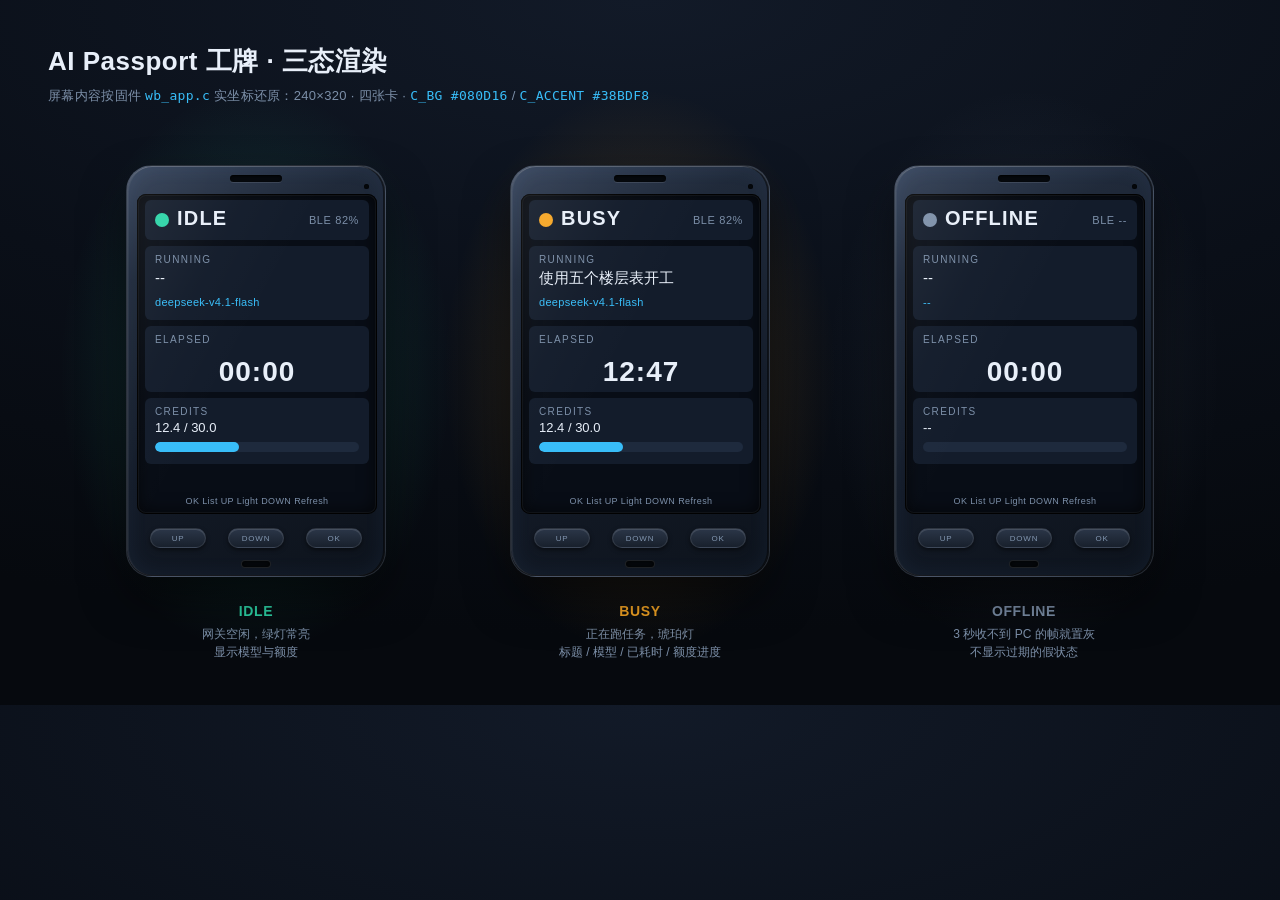
<file: docs/render/badges.html>
<!DOCTYPE html>
<html lang="zh-CN">
<head>
<meta charset="utf-8">
<link rel="stylesheet" href="render.css">
<style>
  .badge-col { --glow: rgba(56,189,248,.2); }
</style>
</head>
<body>
<div class="stage">

  <div class="title">AI Passport 工牌 · 三态渲染</div>
  <div class="sub">屏幕内容按固件 <code>wb_app.c</code> 实坐标还原：240×320 · 四张卡 · <code>C_BG #080D16</code> / <code>C_ACCENT #38BDF8</code></div>

  <div class="badge-wrap" style="margin-top:34px;">

    <!-- ---------------- IDLE ---------------- -->
    <div class="badge-col">
      <div class="halo s-idle">
        <div class="body-device">
          <div class="shell-gloss"></div>
          <div class="lanyard"></div>
          <div class="mic"></div>
          <div class="screen">
            <div class="hdr">
              <div class="dot"></div>
              <div class="st">IDLE</div>
              <div class="link">BLE 82%</div>
            </div>
            <div class="card" style="top:52px;height:74px;">
              <div class="tag">RUNNING</div>
              <div class="task">--</div>
              <div class="model">deepseek-v4.1-flash</div>
            </div>
            <div class="card" style="top:132px;height:66px;">
              <div class="tag">ELAPSED</div>
              <div class="clock">00:00</div>
            </div>
            <div class="card" style="top:204px;height:66px;">
              <div class="tag">CREDITS</div>
              <div class="cred">12.4 / 30.0</div>
              <div class="bar"><i style="width:41%"></i></div>
            </div>
            <div class="hint">OK List    UP Light    DOWN Refresh</div>
          </div>
          <div class="keys"><div class="key">UP</div><div class="key">DOWN</div><div class="key">OK</div></div>
          <div class="usbc"></div>
        </div>
      </div>
      <div class="cap">
        <b class="idle">IDLE</b>
        <span>网关空闲，绿灯常亮<br>显示模型与额度</span>
      </div>
    </div>

    <!-- ---------------- BUSY ---------------- -->
    <div class="badge-col">
      <div class="halo s-busy">
        <div class="body-device">
          <div class="shell-gloss"></div>
          <div class="lanyard"></div>
          <div class="mic"></div>
          <div class="screen">
            <div class="hdr">
              <div class="dot"></div>
              <div class="st">BUSY</div>
              <div class="link">BLE 82%</div>
            </div>
            <div class="card" style="top:52px;height:74px;">
              <div class="tag">RUNNING</div>
              <div class="task">使用五个楼层表开工</div>
              <div class="model">deepseek-v4.1-flash</div>
            </div>
            <div class="card" style="top:132px;height:66px;">
              <div class="tag">ELAPSED</div>
              <div class="clock">12:47</div>
            </div>
            <div class="card" style="top:204px;height:66px;">
              <div class="tag">CREDITS</div>
              <div class="cred">12.4 / 30.0</div>
              <div class="bar"><i style="width:41%"></i></div>
            </div>
            <div class="hint">OK List    UP Light    DOWN Refresh</div>
          </div>
          <div class="keys"><div class="key">UP</div><div class="key">DOWN</div><div class="key">OK</div></div>
          <div class="usbc"></div>
        </div>
      </div>
      <div class="cap">
        <b class="busy">BUSY</b>
        <span>正在跑任务，琥珀灯<br>标题 / 模型 / 已耗时 / 额度进度</span>
      </div>
    </div>

    <!-- ---------------- OFFLINE ---------------- -->
    <div class="badge-col">
      <div class="halo s-offline">
        <div class="body-device">
          <div class="shell-gloss"></div>
          <div class="lanyard"></div>
          <div class="mic"></div>
          <div class="screen">
            <div class="hdr">
              <div class="dot"></div>
              <div class="st">OFFLINE</div>
              <div class="link">BLE --</div>
            </div>
            <div class="card" style="top:52px;height:74px;">
              <div class="tag">RUNNING</div>
              <div class="task">--</div>
              <div class="model">--</div>
            </div>
            <div class="card" style="top:132px;height:66px;">
              <div class="tag">ELAPSED</div>
              <div class="clock">00:00</div>
            </div>
            <div class="card" style="top:204px;height:66px;">
              <div class="tag">CREDITS</div>
              <div class="cred">--</div>
              <div class="bar"><i style="width:0%"></i></div>
            </div>
            <div class="hint">OK List    UP Light    DOWN Refresh</div>
          </div>
          <div class="keys"><div class="key">UP</div><div class="key">DOWN</div><div class="key">OK</div></div>
          <div class="usbc"></div>
        </div>
      </div>
      <div class="cap">
        <b class="offline">OFFLINE</b>
        <span>3 秒收不到 PC 的帧就置灰<br>不显示过期的假状态</span>
      </div>
    </div>

  </div>
</div>
</body>
</html>
</file>
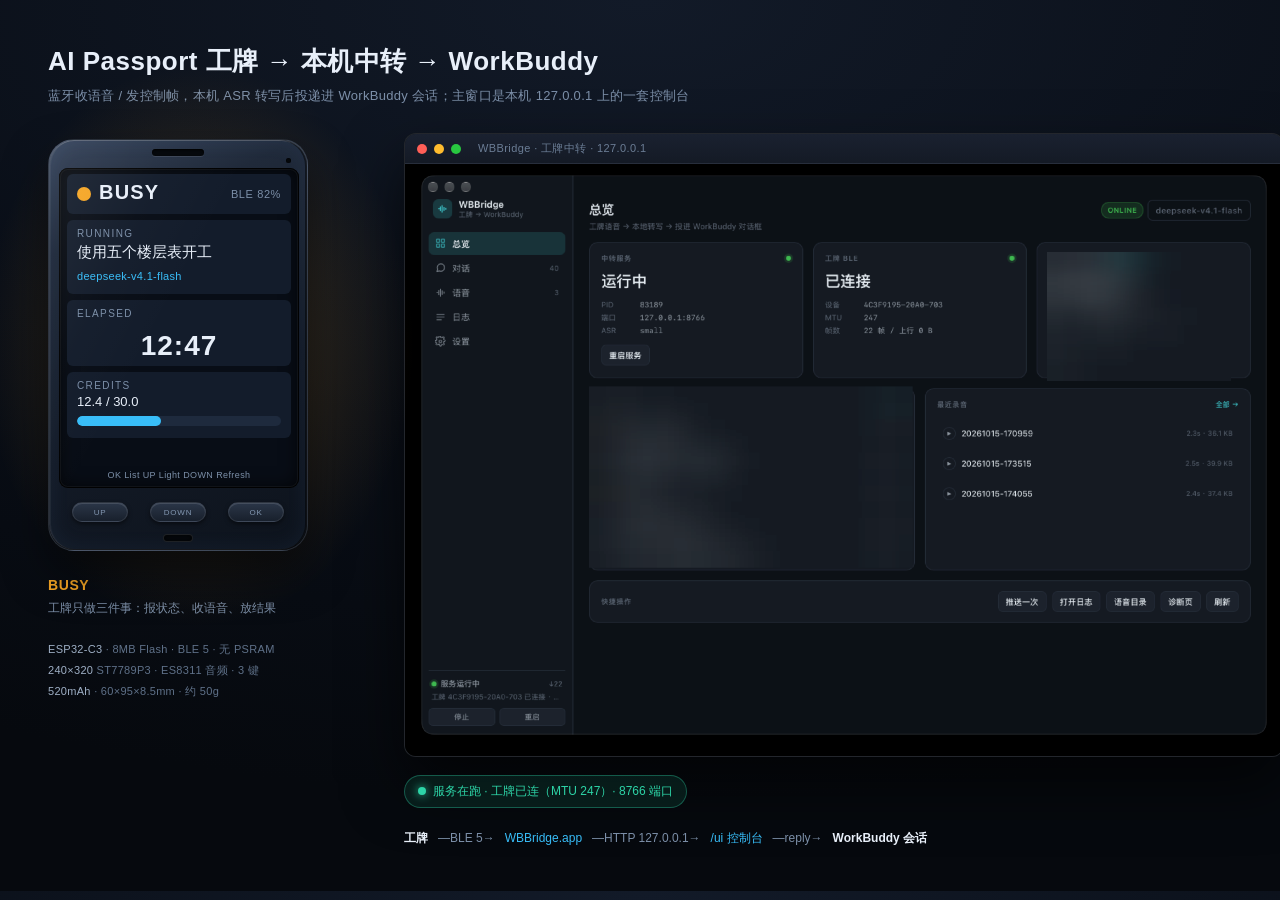
<file: docs/render/hero.html>
<!DOCTYPE html>
<html lang="zh-CN">
<head>
<meta charset="utf-8">
<link rel="stylesheet" href="render.css">
<style>
  .hero { display: flex; gap: 56px; align-items: flex-start; margin-top: 28px; }
  .hero .left { width: 300px; flex: none; }
  .hero .right { flex: none; width: 880px; }
  .hero .halo { margin-top: 6px; }
  .flow { display: flex; align-items: center; gap: 10px; margin-top: 22px; font-size: 12px; color: #7C8FA8; }
  .flow b { color: #E8EFF9; font-weight: 600; }
  .flow em { color: #38BDF8; font-style: normal; }
  .pill { display:inline-flex; align-items:center; gap:7px; margin-top:18px; padding:7px 13px; border-radius:999px;
          background: rgba(45,212,167,.10); border:1px solid rgba(45,212,167,.35); font-size:12px; color:#2DD4A7; }
  .pill i { width:8px; height:8px; border-radius:50%; background:#2DD4A7; box-shadow:0 0 10px #2DD4A7; }
  .specs { margin-top: 22px; font-size: 11px; line-height: 21px; color: #5f7189; letter-spacing: .3px; }
  .specs b { color: #9fb0c6; font-weight: 500; }
</style>
</head>
<body>
<div class="stage">

  <div class="title">AI Passport 工牌 → 本机中转 → WorkBuddy</div>
  <div class="sub">蓝牙收语音 / 发控制帧，本机 ASR 转写后投递进 WorkBuddy 会话；主窗口是本机 127.0.0.1 上的一套控制台</div>

  <div class="hero">

    <div class="left">
      <div class="halo s-busy">
        <div class="body-device">
          <div class="shell-gloss"></div>
          <div class="lanyard"></div>
          <div class="mic"></div>
          <div class="screen">
            <div class="hdr">
              <div class="dot"></div>
              <div class="st">BUSY</div>
              <div class="link">BLE 82%</div>
            </div>
            <div class="card" style="top:52px;height:74px;">
              <div class="tag">RUNNING</div>
              <div class="task">使用五个楼层表开工</div>
              <div class="model">deepseek-v4.1-flash</div>
            </div>
            <div class="card" style="top:132px;height:66px;">
              <div class="tag">ELAPSED</div>
              <div class="clock">12:47</div>
            </div>
            <div class="card" style="top:204px;height:66px;">
              <div class="tag">CREDITS</div>
              <div class="cred">12.4 / 30.0</div>
              <div class="bar"><i style="width:41%"></i></div>
            </div>
            <div class="hint">OK List    UP Light    DOWN Refresh</div>
          </div>
          <div class="keys"><div class="key">UP</div><div class="key">DOWN</div><div class="key">OK</div></div>
          <div class="usbc"></div>
        </div>
      </div>
      <div class="cap" style="text-align:left;">
        <b class="busy">BUSY</b>
        <span>工牌只做三件事：报状态、收语音、放结果</span>
      </div>
      <div class="specs">
        <b>ESP32-C3</b> · 8MB Flash · BLE 5 · 无 PSRAM<br>
        <b>240×320</b> ST7789P3 · ES8311 音频 · 3 键<br>
        <b>520mAh</b> · 60×95×8.5mm · 约 50g
      </div>
    </div>

    <div class="right">
      <div class="win">
        <div class="bar-top"><i></i><i></i><i></i><span>WBBridge · 工牌中转 · 127.0.0.1</span></div>
        <img src="../app-dashboard.png" alt="控制台">
      </div>
      <div class="pill"><i></i>服务在跑 · 工牌已连（MTU 247）· 8766 端口</div>
      <div class="flow"><b>工牌</b> —BLE 5→ <em>WBBridge.app</em> —HTTP 127.0.0.1→ <em>/ui 控制台</em> —reply→ <b>WorkBuddy 会话</b></div>
    </div>

  </div>
</div>
</body>
</html>
</file>
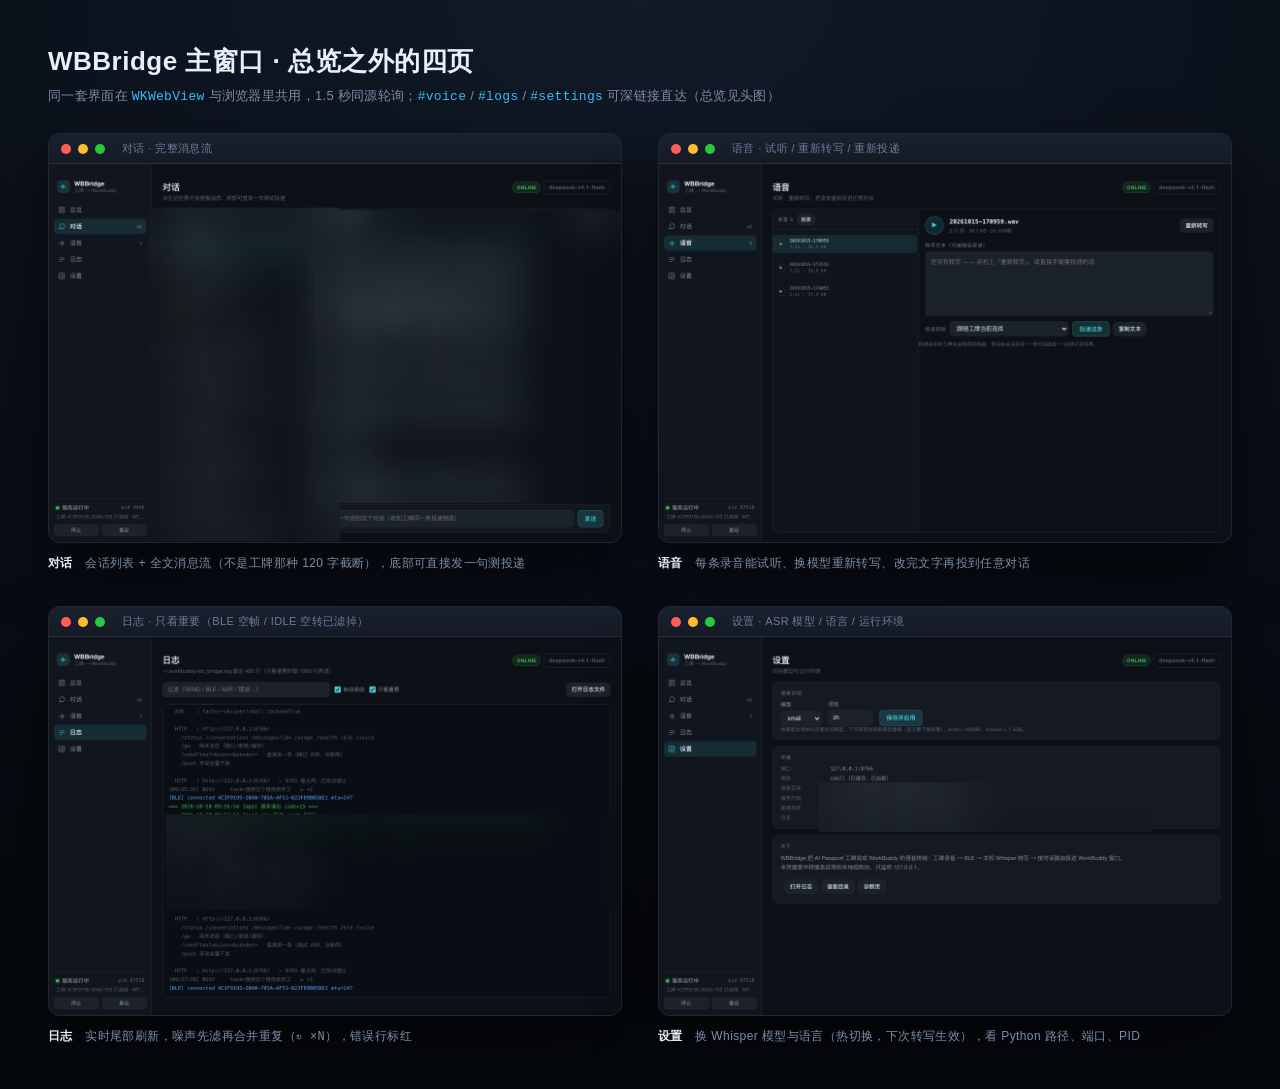
<file: docs/render/pages.html>
<!DOCTYPE html>
<html lang="zh-CN">
<head>
<meta charset="utf-8">
<link rel="stylesheet" href="render.css">
<style>
  .grid { display: grid; grid-template-columns: 1fr 1fr; gap: 34px 36px; margin-top: 28px; }
  .cell .lbl { margin-top: 12px; font-size: 12px; color: #7C8FA8; letter-spacing: .4px; }
  .cell .lbl b { color: #E8EFF9; font-weight: 600; }
</style>
</head>
<body>
<div class="stage">

  <div class="title">WBBridge 主窗口 · 总览之外的四页</div>
  <div class="sub">同一套界面在 <code>WKWebView</code> 与浏览器里共用，1.5 秒同源轮询；<code>#voice</code> / <code>#logs</code> / <code>#settings</code> 可深链接直达（总览见头图）</div>

  <div class="grid">

    <div class="cell">
      <div class="win">
        <div class="bar-top"><i></i><i></i><i></i><span>对话 · 完整消息流</span></div>
        <img src="../app-conversations.png" alt="对话">
      </div>
      <div class="lbl"><b>对话</b>　会话列表 + 全文消息流（不是工牌那种 120 字截断），底部可直接发一句测投递</div>
    </div>

    <div class="cell">
      <div class="win">
        <div class="bar-top"><i></i><i></i><i></i><span>语音 · 试听 / 重新转写 / 重新投递</span></div>
        <img src="../app-voice.png" alt="语音">
      </div>
      <div class="lbl"><b>语音</b>　每条录音能试听、换模型重新转写、改完文字再投到任意对话</div>
    </div>

    <div class="cell">
      <div class="win">
        <div class="bar-top"><i></i><i></i><i></i><span>日志 · 只看重要（BLE 空帧 / IDLE 空转已滤掉）</span></div>
        <img src="../app-logs.png" alt="日志">
      </div>
      <div class="lbl"><b>日志</b>　实时尾部刷新，噪声先滤再合并重复（<code>↻ ×N</code>），错误行标红</div>
    </div>

    <div class="cell">
      <div class="win">
        <div class="bar-top"><i></i><i></i><i></i><span>设置 · ASR 模型 / 语言 / 运行环境</span></div>
        <img src="../app-settings.png" alt="设置">
      </div>
      <div class="lbl"><b>设置</b>　换 Whisper 模型与语言（热切换，下次转写生效），看 Python 路径、端口、PID</div>
    </div>

  </div>
</div>
</body>
</html>
</file>
<file: docs/render/render.css>
/* 渲染图公用样式：深色产品图底 + 工牌机身 + 屏内 UI
   屏幕里的一切都照 firmware/main/wb_app.c 的坐标与配色还原：
   SCR 240x320、四张卡 (8,6)(8,52)(8,132)(8,204)、字号 12/14/16/20/28。 */

* { margin: 0; padding: 0; box-sizing: border-box; }

body {
  background: radial-gradient(120% 90% at 50% 0%, #121a28 0%, #0a0f18 55%, #06090e 100%);
  font-family: -apple-system, "PingFang SC", "Helvetica Neue", sans-serif;
  color: #E8EFF9;
  -webkit-font-smoothing: antialiased;
}

.stage { padding: 44px 48px; }

.title { font-size: 26px; font-weight: 600; letter-spacing: .5px; }
.sub { margin-top: 8px; font-size: 13px; color: #7C8FA8; letter-spacing: .3px; }
.sub code { color: #38BDF8; font-family: ui-monospace, Menlo, monospace; }

/* ------------------------------- 工牌机身 ------------------------------- */

.badge-wrap { display: flex; gap: 84px; justify-content: center; align-items: flex-start; }

.badge-col { width: 300px; display: flex; flex-direction: column; align-items: center; }

.halo {
  position: relative; margin-top: 26px;
}

/* 状态光晕：椭圆径向渐变，不带 filter —— 用 drop-shadow 会连光晕一起投影，出现一圈方形灰底 */
.halo::before {
  content: ""; position: absolute; inset: -76px -66px; border-radius: 50%;
  background: radial-gradient(closest-side, var(--glow, rgba(56, 189, 248, .28)), transparent 100%);
  z-index: 0;
}

/* 机身：60 x 95 mm -> 260 x 412（同比例 0.6316） */
.body-device {
  position: relative; width: 260px; height: 412px; border-radius: 26px;
  background:
    linear-gradient(155deg, #39465c 0%, #202a3a 22%, #131a26 62%, #0d131c 100%);
  border: 1px solid rgba(255, 255, 255, .10);
  box-shadow:
    inset 0 1px 0 rgba(255, 255, 255, .16),
    inset 0 -1px 0 rgba(0, 0, 0, .55),
    0 22px 44px rgba(0, 0, 0, .5);
  z-index: 1;
}

/* 侧边厚度反光（机身 8.5mm 的暗示） */
.body-device::after {
  content: ""; position: absolute; inset: 0; border-radius: 26px; pointer-events: none;
  box-shadow: inset 2px 0 0 rgba(255, 255, 255, .05),
              inset -2px 0 0 rgba(0, 0, 0, .5);
}

/* 透明外壳的斜向高光 */
.shell-gloss {
  position: absolute; inset: 0; border-radius: 26px; overflow: hidden; pointer-events: none;
}
.shell-gloss::before {
  content: ""; position: absolute; left: -40%; top: -60%; width: 90%; height: 200%;
  background: linear-gradient(102deg, rgba(255, 255, 255, .10) 0%, rgba(255, 255, 255, .02) 38%, transparent 62%);
  transform: rotate(8deg);
}
.shell-gloss::after {   /* 边缘反光 */
  content: ""; position: absolute; inset: 0; border-radius: 26px;
  border: 1px solid rgba(255, 255, 255, .06);
  box-shadow: inset 0 0 22px rgba(120, 170, 255, .07);
}

/* 挂绳槽，让它一眼是工牌而不是手机 */
.lanyard {
  position: absolute; left: 50%; transform: translateX(-50%); top: 9px;
  width: 52px; height: 7px; border-radius: 4px;
  background: #05080c;
  box-shadow: inset 0 1px 2px rgba(0, 0, 0, .95), 0 1px 0 rgba(255, 255, 255, .10);
}

/* 屏幕：240 x 320，放在 (10, 28) */
.screen {
  position: absolute; left: 10px; top: 28px; width: 240px; height: 320px;
  border-radius: 9px; overflow: hidden; background: #080D16;
  box-shadow: inset 0 0 0 1px rgba(0, 0, 0, .95),
              inset 0 0 0 2px rgba(255, 255, 255, .045),
              inset 0 0 18px rgba(0, 0, 0, .75);
}

/* 玻璃反光 */
.screen::after {
  content: ""; position: absolute; inset: 0; pointer-events: none;
  background: linear-gradient(118deg, rgba(255, 255, 255, .07) 0%, rgba(255, 255, 255, .015) 26%, transparent 46%);
}

/* 三个物理键 UP / DOWN / OK */
.keys { position: absolute; left: 0; right: 0; top: 362px; display: flex; justify-content: center; gap: 22px; }
.key {
  width: 56px; height: 20px; border-radius: 10px;
  background: linear-gradient(180deg, #2b3648, #18202c);
  border: 1px solid rgba(255, 255, 255, .09);
  box-shadow: inset 0 1px 0 rgba(255, 255, 255, .12), 0 2px 4px rgba(0, 0, 0, .5);
  font-size: 8px; letter-spacing: .8px; color: #8296b0;
  display: flex; align-items: center; justify-content: center;
}
/* USB-C 口 */
.usbc {
  position: absolute; left: 50%; transform: translateX(-50%); top: 394px;
  width: 30px; height: 8px; border-radius: 4px;
  background: #05080c; border: 1px solid rgba(255, 255, 255, .10);
  box-shadow: inset 0 0 4px rgba(0, 0, 0, .9);
}
/* 麦克风孔 */
.mic { position: absolute; right: 16px; top: 18px; width: 5px; height: 5px; border-radius: 50%; background: #05080c; box-shadow: inset 0 0 2px #000; }

/* ------------------------------- 屏内 UI ------------------------------- */

.hdr {
  position: absolute; left: 8px; top: 6px; width: 224px; height: 40px;
  background: #131C2B; border-radius: 6px;
}
.dot { position: absolute; left: 10px; top: 13px; width: 14px; height: 14px; border-radius: 50%; background: var(--ok, #2DD4A7); }
.st { position: absolute; left: 32px; top: 7px; font-size: 20px; font-weight: 600; letter-spacing: 1.2px; color: #E8EFF9; }
.link { position: absolute; right: 10px; top: 14px; font-size: 11px; letter-spacing: .6px; color: #7C8FA8; }

.card { position: absolute; left: 8px; width: 224px; background: #131C2B; border-radius: 6px; }
.card .tag { position: absolute; left: 10px; top: 8px; font-size: 10px; letter-spacing: 1.4px; color: #7C8FA8; }
.card .task { position: absolute; left: 10px; top: 22px; width: 200px; font-size: 15px; line-height: 20px; color: #E8EFF9; }
.card .model { position: absolute; left: 10px; top: 50px; font-size: 11px; letter-spacing: .3px; color: #38BDF8; }
.card .clock { position: absolute; left: 0; right: 0; bottom: 4px; text-align: center; font-size: 28px; font-weight: 600; letter-spacing: 1px; color: #E8EFF9; }
.card .cred { position: absolute; left: 10px; top: 22px; font-size: 13px; color: #E8EFF9; }
.bar { position: absolute; left: 10px; top: 44px; width: 204px; height: 10px; border-radius: 5px; background: #1E2A3D; overflow: hidden; }
.bar i { display: block; height: 100%; border-radius: 5px; background: #38BDF8; }
.hint { position: absolute; left: 0; right: 0; bottom: 8px; text-align: center; font-size: 9px; letter-spacing: .4px; color: #7C8FA8; }

/* 状态配色 */
.s-idle    { --dot: #2DD4A7; --glow: rgba(45, 212, 167, .22); }
.s-busy    { --dot: #F5A524; --glow: rgba(245, 165, 36, .24); }
.s-offline { --dot: #7C8FA8; --glow: rgba(124, 143, 168, .16); }
.s-idle .dot    { background: #2DD4A7; }
.s-busy .dot    { background: #F5A524; }
.s-offline .dot { background: #7C8FA8; }

.cap { margin-top: 26px; text-align: center; }
.cap b { display: block; font-size: 14px; font-weight: 600; letter-spacing: .6px; }
.cap span { display: block; margin-top: 6px; font-size: 12px; line-height: 18px; color: #7C8FA8; }
.cap .idle    { color: #2DD4A7; }
.cap .busy    { color: #F5A524; }
.cap .offline { color: #7C8FA8; }

/* ------------------------------- 应用窗口 ------------------------------- */

.win {
  border-radius: 12px; overflow: hidden; background: #0d1117;
  border: 1px solid rgba(255, 255, 255, .09);
  box-shadow: 0 28px 60px rgba(0, 0, 0, .62), 0 2px 0 rgba(255, 255, 255, .04) inset;
}
.win .bar-top {
  height: 30px; display: flex; align-items: center; padding: 0 12px; gap: 7px;
  background: linear-gradient(180deg, #1a2130, #141a25);
  border-bottom: 1px solid rgba(255, 255, 255, .06);
}
.win .bar-top i { width: 10px; height: 10px; border-radius: 50%; display: block; }
.win .bar-top i:nth-child(1) { background: #ff5f57; }
.win .bar-top i:nth-child(2) { background: #febc2e; }
.win .bar-top i:nth-child(3) { background: #28c840; }
.win .bar-top span { margin-left: 10px; font-size: 11px; color: #6b7d95; letter-spacing: .4px; }
.win img { display: block; width: 100%; }
</file>
